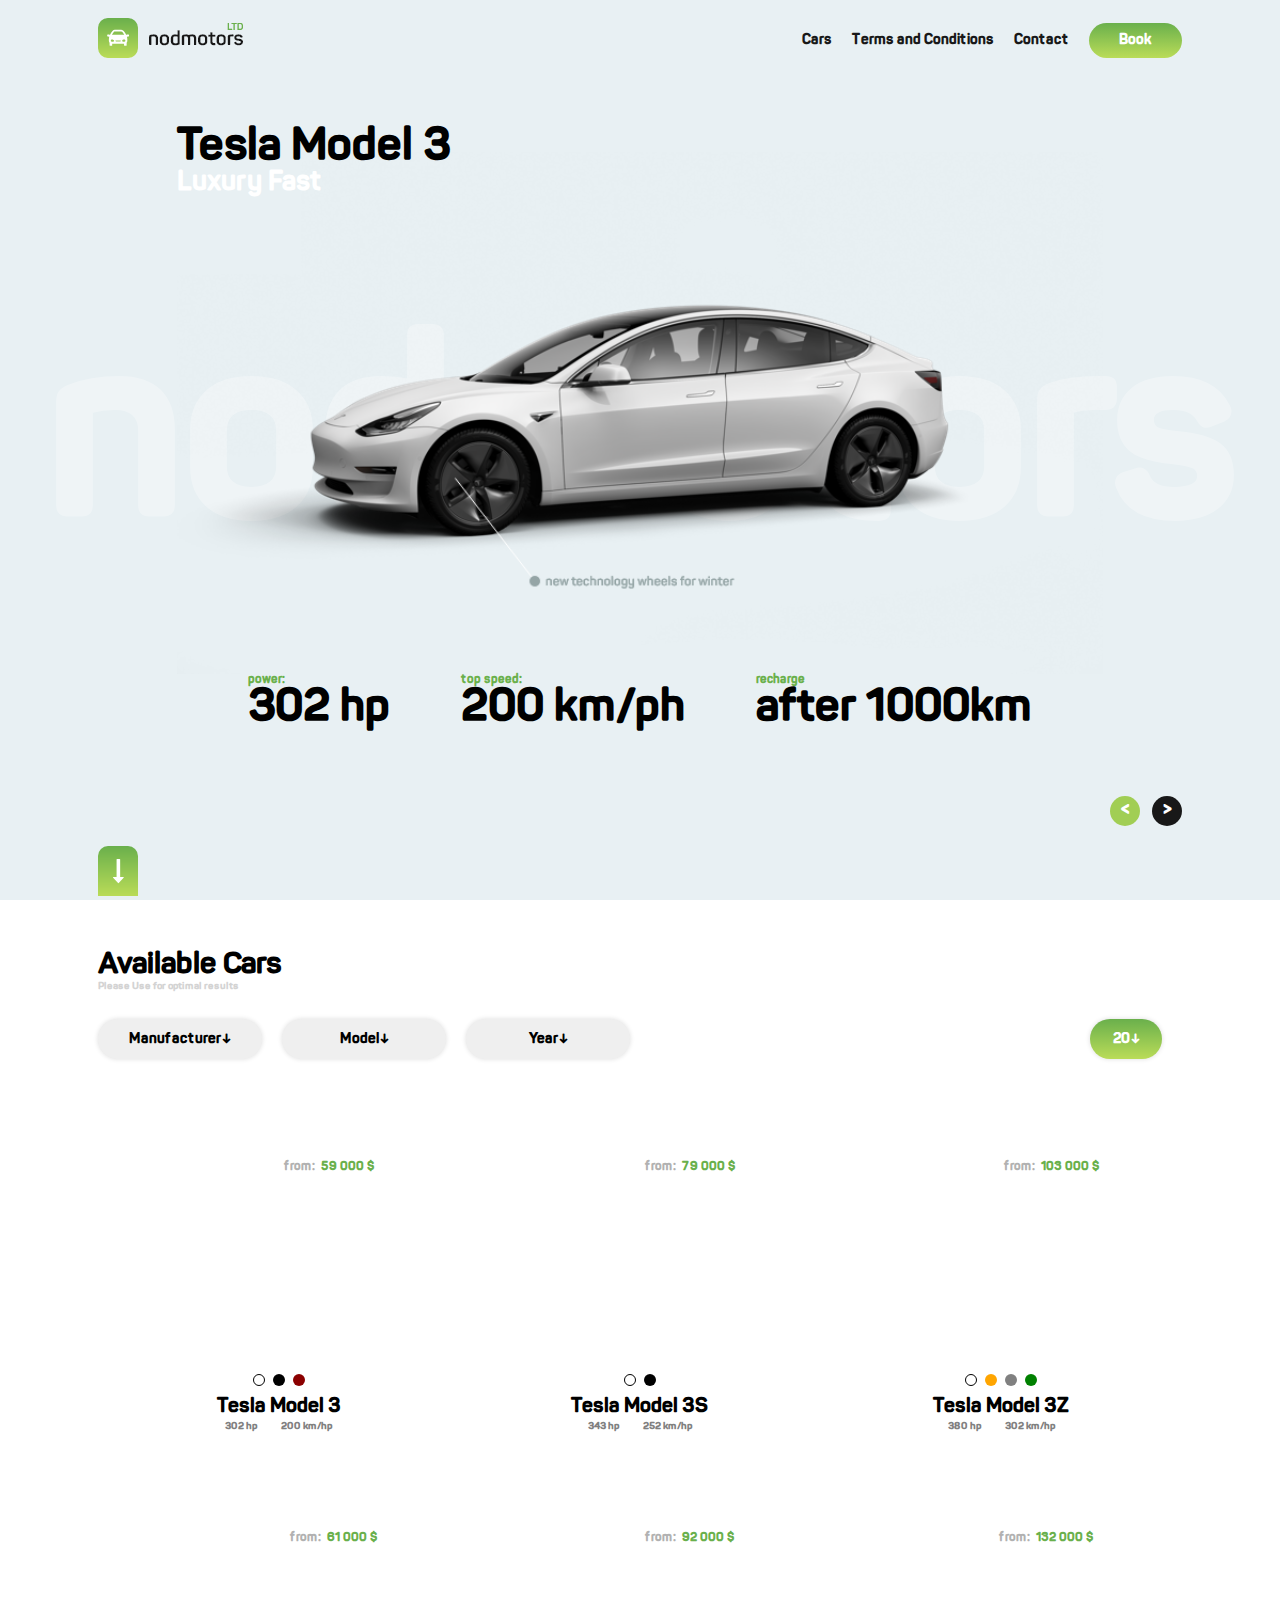
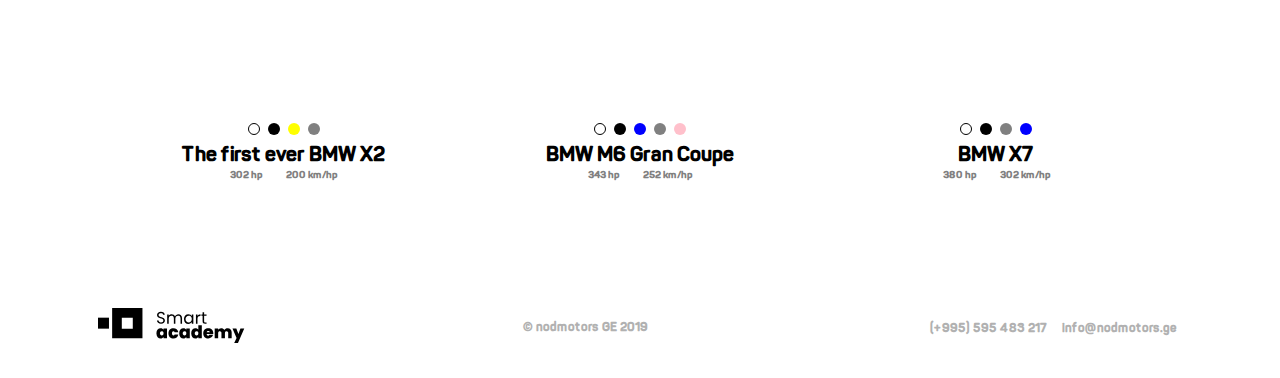
<file: index.html>
<!DOCTYPE html>
<html lang="en">
<head>
    <meta charset="UTF-8">
    <meta name="viewport" content="width=device-width, initial-scale=1.0">
    <meta http-equiv="X-UA-Compatible" content="ie=edge">
    <script src="https://code.jquery.com/jquery-3.4.1.min.js"></script>
    <link rel="stylesheet" href="assets/css/style.css">
    <title>Nod Motors</title>
</head>
<body>
    <header>
        <a href="index.html"><img class="logo" src="assets/media/img/logo.png" alt="Nod Motors logo" title="Nod Motors logo"></a>
        <nav id="menu" class="header_navigation">
            <ul id="header_ul" class="header_ul">
                <li><a href="index.html">Cars</a></li>
                <li><a href="terms.html">Terms and Conditions</a></li>
                <li><a href="contact.html">Contact</a></li>
                <li><a id="book" class="book" onclick="myFunction(this)" href="#">Book</a></li>
            </ul>
        </nav>
        <div class="burger" onclick="myFunction(this)">
            <span class="burger__item1"></span>
            <span class="burger__item2"></span>
            <span class="burger__item3"></span>
        </div>
    </header>
    <div id="contact_form" class="contact_form ">
        <form action="#!" method="post" class="message_info">
            <span onclick="contactHide()" id="hide" title="close">&times;</span>
            <h1>Booking Form</h1>
            <p class="message_info_title">Includes Michelin Pilot Sport 4S tires</p>
            <input class="bookForm" type="text" name="firstname" placeholder="Name">
            <p class="write"></p>
            <input class="bookForm" type="text" name="subject" placeholder="Subject">
            <p class="write"></p>
            <input class="bookForm" type="text" name="email" placeholder="Email">
            <p class="write"></p>
            <textarea cols="22" rows="6" placeholder="Message"></textarea>
            <a href="#" id="sendBtn" class="send">send</a>
        </form>
        <div id="myProgress">
            <div id="myBar">1%</div>
        </div>
        <div id="myModal" class="modal">
            <div class="modal-content">
                <span class="close">&times;</span>
                <img src="assets/media/img/check.icon.png" width="70px" height="70px" alt="check icon" title="check icon">
                <h2 class="thank">Thank you!</h2>
                <p>Your message has been sent successfully.</p>
            </div>
        </div>
    </div>
    <div class="hero">
        <section class="hero_content">
            <h1 class="hero_title">Tesla Model 3</h1>
            <p class="hero_title_p">Luxury Fast</p>
            <div class="main_pic_box"><a href="page2.html">
                <img class="main_pic" src="media/image/mainpic.png" alt="Tesla White" title="tesla white">
                <img class="main_pic" src="media/image/tesla3Gray.png" alt="Tesla Gray" title="tesla gray">
            </a></div>
            <ul class="hero_list">
                <li>
                    <p class="hero_li_p1">power:</p>
                    <p>302 hp</p>
                </li>
                <li>
                    <p class="hero_li_p1">top speed:</p>
                    <p>200 km/ph</p>
                </li>
                <li>
                    <p class="hero_li_p1">recharge</p>
                    <p>after 1000km</p>
                </li>
            </ul>
        </section>
        <div class="arrowBox"><span class="down" onclick="scrollDown()"></span> <span onclick="carChange(1)" class="hero_arrow"></span></div>
    </div>
    <section class="menu">
        <h1>Available Cars</h1>
        <p class="menu_h1_p" >Please Use for optimal results</p>
        <form class="select_car" action="#" method="GET">
            <div class="menu_select">
                <select id="selectBox" onchange="changeFunc()"  name="Manufacturer">
                    <option selected hidden value="Manufacturer">Manufacturer<span>&darr;</span></option></option> 
                    <option value="Tesla">Tesla</option>
                    <option value="Mercedes-Benz">Mercedes-Benz</option>
                    <option value="BMW">BMW</option>
                    <option value="Toyota">Toyota</option>
                    <option value="Hyundai">Hyundai</option>
                </select>
                <select name="Model">
                    <option selected hidden value="Model">Model<span>&darr;</span></option></option>
                    <option value="Tesla">Model-3</option>
                    <option value="Mercedes-Benz">C-class</option>
                    <option value="Bmw">3 series</option>
                    <option value="Toyota">Camry</option>
                    <option value="Hyundai">Sonata</option>
                </select>
                <select name="Year">
                        <option selected hidden value="Year">Year<span>&darr;</span></option>
                        <option value="2019">2019</option>
                        <option value="2018">2018</option>
                        <option value="2017">2017</option>
                        <option value="2016">2016</option>
                        <option value="2015">2015</option>
                </select>
            </div>
            <div>
                <select class="select_green"  name="20">
                    <option value="20">20<span>&darr;</span></option></option>
                    <option value="40">40</option>
                    <option value="60">60</option>
                </select>
            </div>
        </form>
            <ul class="cars">
                <li class="tesla">
                    <div>    
                        <span class="from_price">from:</span><span class="price">59 000 $</span>
                    </div>
                    <a href="page2.html"><img class="lazy" src="media/image/cover.jpeg" data-src="media/image/1.png" alt="Tesla" title="Tesla 3"></a>
                    <div class="colors">
                        <span class="white" ></span>
                        <span class="black"></span>
                        <span class="red"></span>
                    </div>
                    <h2>Tesla Model 3</h2>
                    <div>
                        <span class="cars_hp">302 hp</span>
                        <span class="cars_km">200 km/hp</span>
                    </div>
                </li>
                <li class="tesla">
                    <div>
                        <span class="from_price">from:</span><span class="price">79 000 $</span>
                    </div>
                    <a href="page2.html"><img class="lazy" src="media/image/cover.jpeg" data-src="media/image/2.png" alt="Tesla" title="Tesla 3S"></a>
                    <div class="colors">
                        <span class="white"></span>
                        <span class="black"></span>
                    </div>
                    <h2>Tesla Model 3S</h2>
                    <div>
                        <span class="cars_hp">343 hp</span>
                        <span class="cars_km">252 km/hp</span>
                    </div>
                </li>
                <li class="tesla">
                    <div>
                        <span class="from_price">from:</span><span class="price">103 000 $</span>
                    </div>
                    <a href="page2.html"><img class="lazy" src="media/image/cover.jpeg" data-src="media/image/3.png" alt="Tesla" title="Tesla 3Z"></a>
                    <div class="colors">
                        <span class="white"></span>
                        <span class="orange"></span>
                        <span class="gray"></span>
                        <span class="green"></span>
                    </div>
                    <h2>Tesla Model 3Z</h2>
                    <div>
                        <span class="cars_hp">380 hp</span>
                        <span class="cars_km">302 km/hp</span>
                    </div>
                </li>
                <li class="bmw">
                    <div>  
                        <span class="from_price">from:</span><span class="price">61 000 $</span>
                    </div>  
                    <a href="page2.html"><img class="lazy gold_bmw_price" src="media/image/cover.jpeg" data-src="media/image/4.png" alt="BMW" title="BMW X2"></a>
                    <div class="colors">
                        <span class="white"></span>
                        <span class="black"></span>
                        <span class="yellow"></span>
                        <span class="gray"></span>
                    </div>
                        <h2>The first ever BMW X2</h2>
                        <div>
                        <span class="cars_hp">302 hp</span>
                        <span class="cars_km">200 km/hp</span>
                    </div>
                </li>
                <li class="bmw">
                    <div>
                        <span class="from_price">from:</span><span class="price">92 000 $</span>
                    </div>
                    <a href="page2.html"><img class="lazy" src="media/image/cover.jpeg" data-src="media/image/5.png" alt="BMW" title="BMW M6"></a>
                    <div class="colors">
                        <span class="white"></span>
                        <span class="black"></span>
                        <span class="blue"></span>
                        <span class="gray"></span>
                        <span class="pink"></span>
                    </div>
                    <h2>BMW M6 Gran Coupe</h2>
                    <div>
                        <span class="cars_hp">343 hp</span>
                        <span class="cars_km">252 km/hp</span>
                    </div>
                </li>
                <li class="bmw">
                    <div>
                        <span class="from_price">from:</span><span class="price">132 000 $</span>
                    </div>
                    <a href="page2.html"><img class="lazy" src="media/image/cover.jpeg" data-src="media/image/6.png" alt="BMW" title="BMW X7"></a>
                    <div class="colors">
                        <span class="white"></span>
                        <span class="black"></span>
                        <span class="gray"></span>
                        <span class="blue"></span>
                    </div>
                    <h2>BMW X7</h2>
                    <div>
                        <span class="cars_hp">380 hp</span>
                        <span class="cars_km">302 km/hp</span>
                    </div>
                </li>
                <div id="noFound">No results found</div>
            </ul>
    </section>
    <footer>  
        <a href="https://smartweb.ge/" target="blank"><img src="assets/media/img/sa_logo.png" alt="Smart logo" title="Smart Logo"></a>
        <p>&#169; nodmotors GE 2019</p>
        <div class="contact">
            <a href="tel:+995-595-483-217">(+995) 595 483 217</a>
            <a href="mailto:contact@test.com">info@nodmotors.ge</a> 
        </div>
    </footer>
    <button id="back-to-top-btn" class="back-to-top-btn">
        <span class="icon-arrow-up"><img src="assets/media/img/whitearrow.png" alt="Up" title="Up"></span>
    </button>
    <script src="assets/js/main.js"></script>
</body>
</html>
</file>
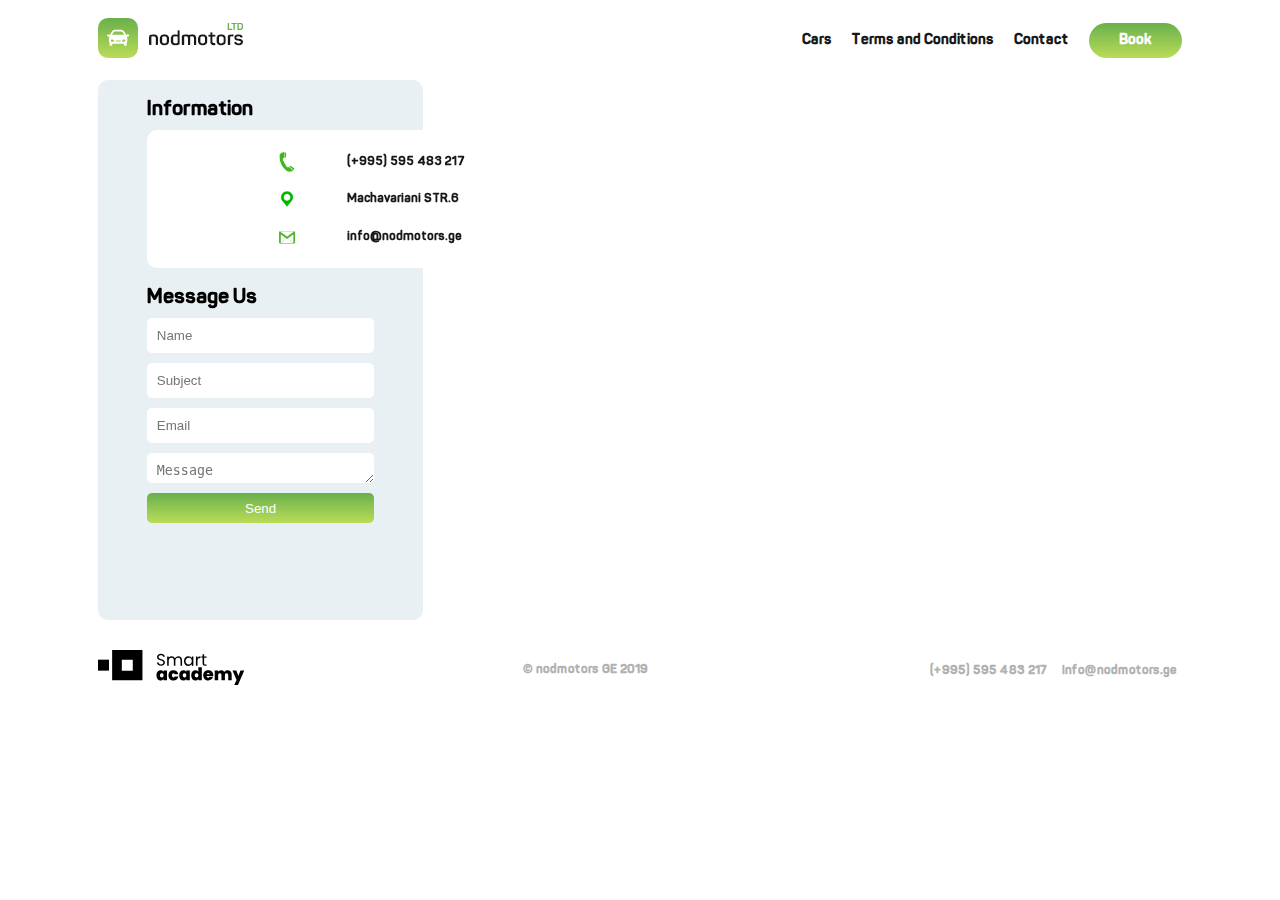
<file: contact.html>
<!DOCTYPE html>
<html lang="en">
<head>
    <meta charset="UTF-8">
    <meta name="viewport" content="width=device-width, initial-scale=1.0">
    <meta http-equiv="X-UA-Compatible" content="ie=edge">
    <script src="https://code.jquery.com/jquery-3.4.1.min.js"></script>
    <link rel="stylesheet" href="assets/css/style.css">
    <title>Nod Motors Terms and Conditions</title>
</head>
<body>
    <header>
        <a href="index.html"><img src="assets/media/img/logo.png" alt="Nod Motors logo" title="Nod Motors logo"></a>
        <nav id="menu" class="header_navigation">
            <ul id="header_ul" class="header_ul">
                <li><a href="index.html">Cars</a></li>
                <li><a href="terms.html">Terms and Conditions</a></li>
                <li><a href="contact.html">Contact</a></li>
                <li><a id="book" class="book" onclick="myFunction(this)" href="#">Book</a></li>
            </ul>
        </nav>
        <div class="burger" onclick="myFunction(this)">
                <span class="burger__item1"></span>
                <span class="burger__item2"></span>
                <span class="burger__item3"></span>
        </div>
    </header>
    <div id="contact_form" class="contact_form ">
            <form action="#!" method="post" class="message_info">
                    <span onclick="contactHide()" id="hide" title="close">&times;</span>
                    <h1>Booking Form</h1>
                    <p class="message_info_title">Includes Michelin Pilot Sport 4S tires</p>
                    <input  class="bookForm" type="text" name="firstname" placeholder="Name">
                    <p class="write"></p>
                    <input  class="bookForm" type="text" name="subject" placeholder="Subject">
                    <p class="write"></p>
                    <input  class="bookForm" type="text" name="email" placeholder="Email">
                    <p class="write"></p>
                    <textarea cols="22" rows="6" placeholder="Message"></textarea>
                    <a href="#" id="sendBtn" class="send">send</a>
                </form>
                <div id="myProgress">
                        <div id="myBar">1%</div>
                </div>
            <div id="myModal" class="modal">
                <div class="modal-content">
                    <span class="close">&times;</span>
                    <img src="assets/media/img/check.icon.png" width="70px" height="70px" alt="check icon" title="check icon">
                    <h2 class="thank">Thank you!</h2>
                    <p>Your message has been sent successfully.</p>
                </div>
            </div>
        </div>
        <div id="cntProgress">
            <div id="cntBar">1%</div>
        </div>
        <section class="page4_section1">
            <aside class="page4_aside1">
                <div class="page4_aside1_body">
                <h2>Information</h2>
                <div class="page4_contact_box">
                    <div class="page4_contact">
                    <a class="shake" class="page4_contact_a1" href="tel:+995-595-483-217"><img  src="assets/media/img/Phone2.png" alt="phone" title="phone">(+995) 595 483 217</a>
                    <a class="shake"   href="https://www.google.com/maps/place/6+%E1%83%9B%E1%83%A3%E1%83%AE%E1%83%A0%E1%83%90%E1%83%9C+%E1%83%9B%E1%83%90%E1%83%AD%E1%83%90%E1%83%95%E1%83%90%E1%83%A0%E1%83%98%E1%83%90%E1%83%9C%E1%83%98%E1%83%A1+%E1%83%A5%E1%83%A3%E1%83%A9%E1%83%90,+%E1%83%97%E1%83%91%E1%83%98%E1%83%9A%E1%83%98%E1%83%A1%E1%83%98/@41.7511133,44.7597976,17z/data=!3m1!4b1!4m5!3m4!1s0x404472610e30f8d7:0xd77fb8279c45687!8m2!3d41.7511093!4d44.7619863" target="blank"><img src="assets/media/img/location2.png" alt="location" title="location">Machavariani STR.6</a>
                    <a class="shake" href="mailto:contact@test.com"><img src="assets/media/img/email icon.png" alt="email" title="email">info@nodmotors.ge</a>
                </div>
                </div>
                <h2>Message Us</h2>
                <form action="#!" method="post" class="page4_form">
                        <input class="putForm" type="text" name="firstname" placeholder="Name">
                        <p class="wrong"></p>
                        <input class="putForm" type="text" name="subject" placeholder="Subject">
                        <p class="wrong"></p>
                        <input class="putForm" type="text" name="email" placeholder="Email">
                        <p class="wrong"></p>
                        <textarea cols="22" rows="6" placeholder="Message"></textarea>
                </form>
                <button onclick="cntcFunction()" class="page4_send"> Send </button>
            </div>
            </aside>
            <div class="page4_map"><iframe src="https://www.google.com/maps/embed?pb=!1m18!1m12!1m3!1d2974.7871574058536!2d44.76858851481154!3d41.78980047891538!2m3!1f0!2f0!3f0!3m2!1i1024!2i768!4f13.1!3m3!1m2!1s0x40446ddea1eacd23%3A0xb93e11e0a901833a!2z4YOX4YOU4YOS4YOU4YOi4YOQIOGDm-GDneGDouGDneGDoOGDoeGDmA!5e0!3m2!1ska!2sge!4v1557558597172!5m2!1ska!2sge" width="800" height="600" frameborder="0" style="border:0" allowfullscreen></iframe></div>
        </section>
    <footer>
        <a href="https://smartweb.ge/" target="blank"><img src="assets/media/img/sa_logo.png" alt="Smart logo" title="Smart Logo"></a>
        <p>&#169; nodmotors GE 2019</p>
        <div class="contact">
            <a href="tel:+995-595-483-217">(+995) 595 483 217</a>
            <a href="mailto:contact@test.com">info@nodmotors.ge</a> 
        </div>
    </footer>
    <button id="back-to-top-btn" class="back-to-top-btn">
        <span class="icon-arrow-up"><img src="assets/media/img/whitearrow.png" alt="Up" title="Up"></span>
    </button>
    <script src="assets/js/main.js"></script>
</body>
</html>
</file>
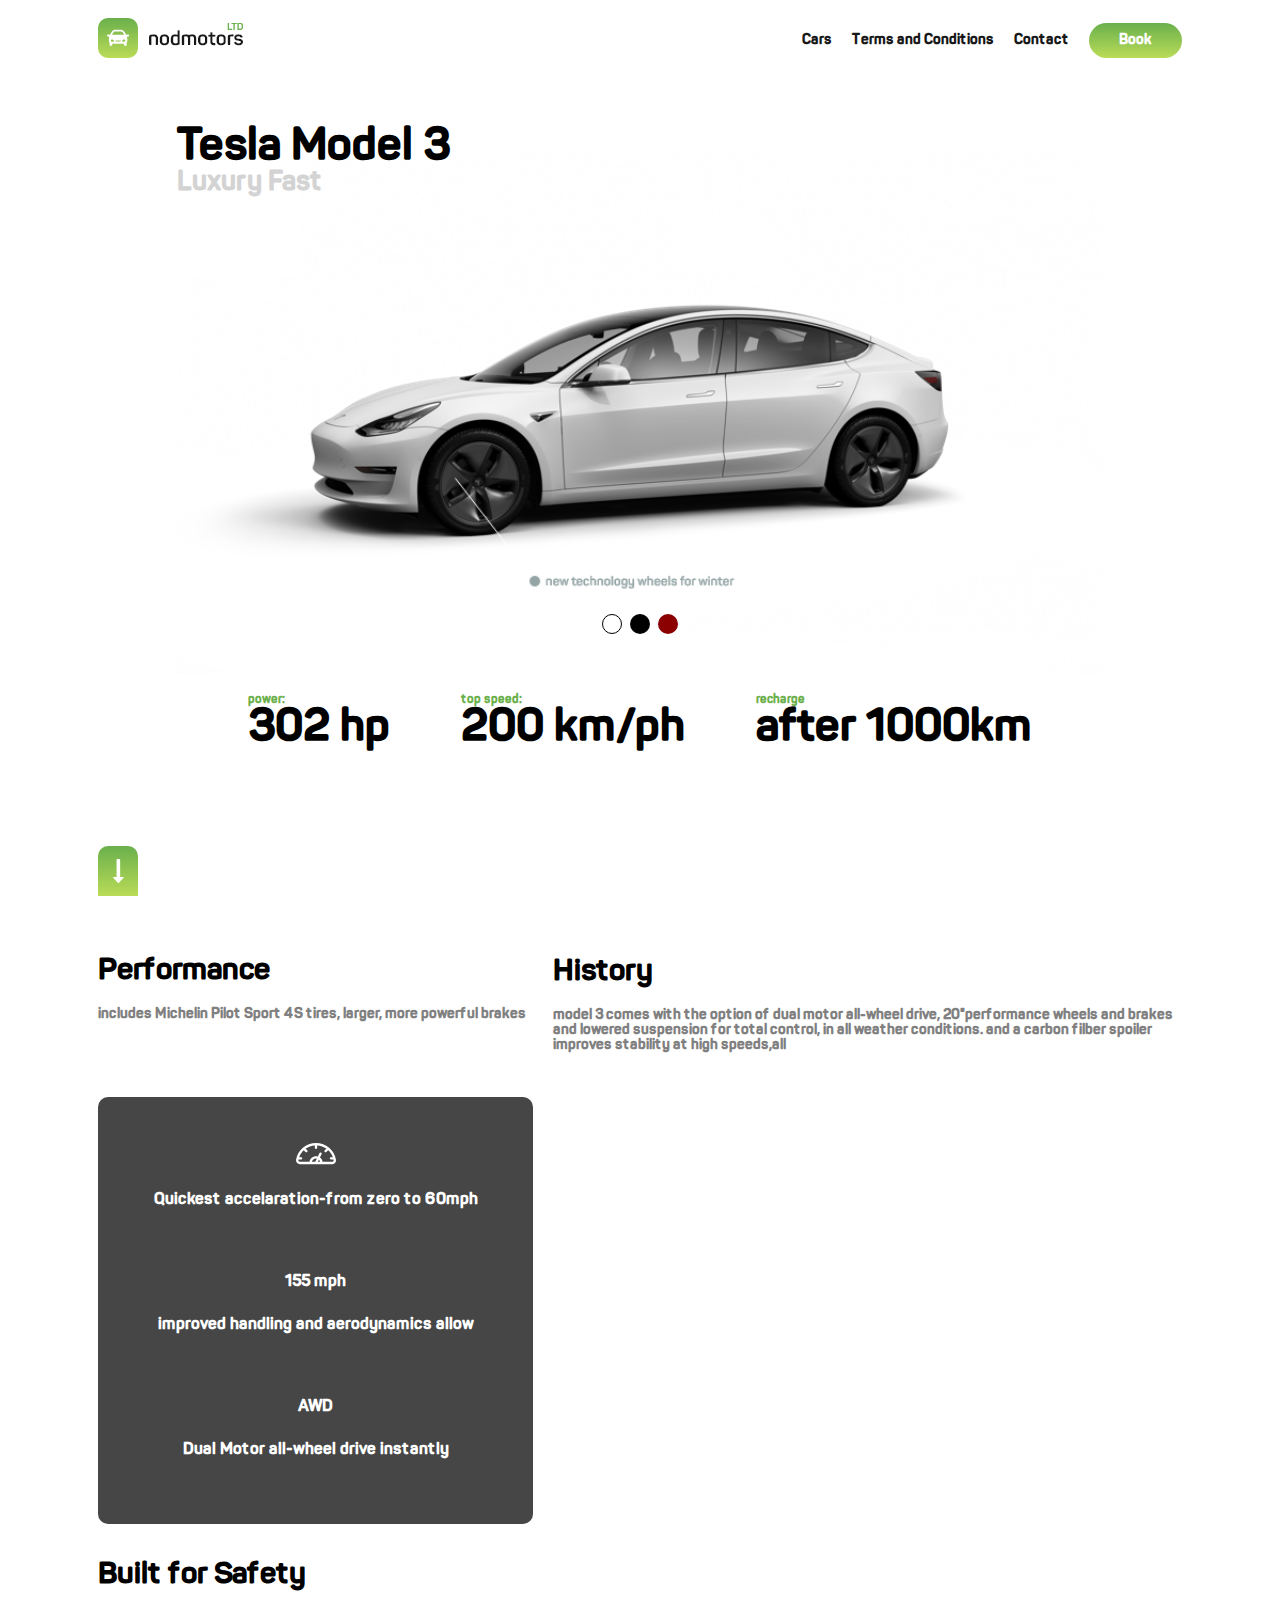
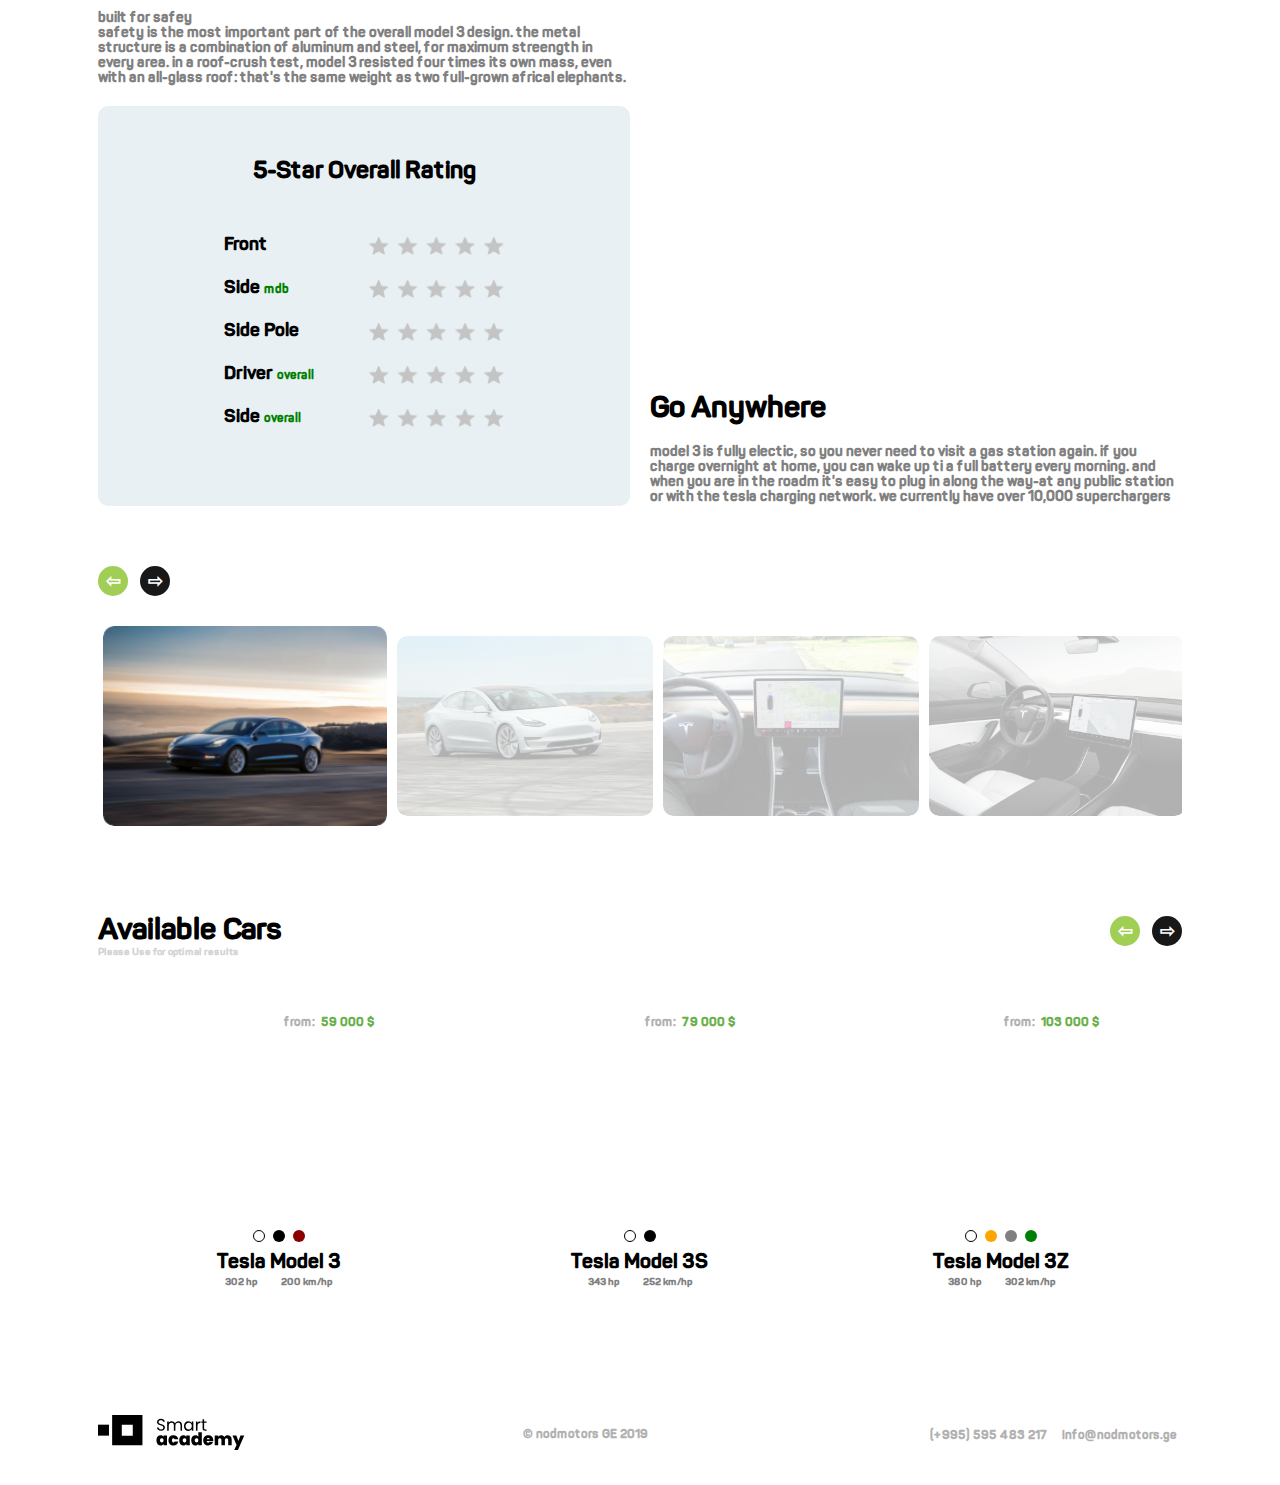
<file: page2.html>
<!DOCTYPE html>
<html lang="en">
<head>
    <meta charset="UTF-8">
    <meta name="viewport" content="width=device-width, initial-scale=1.0">
    <meta http-equiv="X-UA-Compatible" content="ie=edge">
    <link rel="stylesheet" href="assets/css/style.css">
    <script src="https://code.jquery.com/jquery-3.4.1.min.js"></script>
    <title>Nod Motors Page2 </title>
</head>
<body>
    <header>
        <a href="index.html"><img src="assets/media/img/logo.png" alt="Nod Motors logo" title="Nod Motors logo"></a>
        <nav id="menu" class="header_navigation">
            <ul id="header_ul" class="header_ul">
                <li><a href="index.html">Cars</a></li>
                <li><a href="terms.html">Terms and Conditions</a></li>
                <li><a href="contact.html">Contact</a></li>
                <li><a id="book" class="book" onclick="myFunction(this)" href="#">Book</a></li>
            </ul>
        </nav>
        <div class="burger" onclick="myFunction(this)">
            <span class="burger__item1"></span>
            <span class="burger__item2"></span>
            <span class="burger__item3"></span>
        </div>
    </header>
    <div id="contact_form" class="contact_form ">
            <form action="#!" method="post" class="message_info">
                    <span onclick="contactHide()" id="hide" title="close">&times;</span>
                    <h1>Booking Form</h1>
                    <p class="message_info_title">Includes Michelin Pilot Sport 4S tires</p>
                    <input  class="bookForm" type="text" name="firstname" placeholder="Name">
                    <p class="write"></p>
                    <input  class="bookForm" type="text" name="subject" placeholder="Subject">
                    <p class="write"></p>
                    <input class="bookForm" type="text" name="email" placeholder="Email">
                    <p class="write"></p>
                    <textarea cols="22" rows="6" placeholder="Message"></textarea>
                    <a href="#" id="sendBtn" class="send">send</a>
                </form>
                <div id="myProgress">
                    <div id="myBar">1%</div>
                </div>
        <div id="myModal" class="modal">
            <div class="modal-content">
                <span class="close">&times;</span>
                <img src="assets/media/img/check.icon.png" width="70px" height="70px" alt="check icon" title="check icon">
                <h2 class="thank">Thank you!</h2>
                <p>Your message has been sent successfully.</p>
            </div>
        </div>
    </div>
    <div class="hero2">
        <section class="hero_content">
            <h1 class="hero_title">Tesla Model 3</h1>
            <p class="hero_title_p page_2_hero_title_p">Luxury Fast</p>
            <div class="main_pic_box">
                <a href="page2.html">
                    <img id="whiteCar" class="main_pic " src="media/image/mainpic.png" alt="Tesla White" title="tesla white">
                    <img id="grayCar" class="main_pic " src="media/image/tesla3Gray.png" alt="Tesla Gray" title="tesla gray">
                </a>
                <div class='hero_colors'>
                    <span onclick="addWhite()"   class="hero_white"></span>
                    <span onclick="addGray()"    class="hero_black"></span>
                    <span class="hero_red"></span>
                </div>
            </div>
            <ul class="hero_list">
                <li>
                    <p class="hero_li_p1">power:</p>
                    <p>302 hp</p>
                </li>
                <li>
                    <p class="hero_li_p1">top speed:</p>
                    <p>200 km/ph</p>
                </li>
                <li>
                    <p class="hero_li_p1">recharge</p>
                    <p>after 1000km</p>
                </li>
            </ul>
        </section>
        <a class="down" href="#"></a>
    </div>
    <section class="page2_section1">
        <aside class="page2_aside1">
            <h1>Performance</h1>
            <p class="page2_aside1_p">includes Michelin Pilot Sport 4S tires, larger, more powerful brakes</p>
            <div class="page2_aside1_div">
                <img  class="lazy page2_aside_1_tesla" src="media/image/cover.jpeg" data-src="assets/media/img/pic_over.png" alt="Tesla"  title="Tesla"> 
                <img src="assets/media/img/speedometer.png" alt="speedometer"  title="Speedometer">
                <p class="page2_aside1_p2">Quickest accelaration-from zero to 60mph</p>
                <p>155 mph</p>
                <p class="page2_aside1_p2">improved handling and aerodynamics allow</p>
                <p>AWD</p>
                <p class="page2_aside1_p2">Dual Motor all-wheel drive instantly</p>
            </div>
        </aside>
        <article class="page2_article1">
            <h1>History</h1>
            <p>model 3 comes with the option of dual motor all-wheel drive, 20"performance wheels and brakes and lowered suspension for total control, in all weather conditions. and a carbon filber spoiler improves stability at high speeds,all</p>
            <img class="lazy" src="media/image/cover.jpeg" data-src="assets/media/img/tesla_road.png" alt="tesla_road" title="Tesla road">
        </article>
    </section>
    <section class="page_2_section_two">
        <article class="page2_article2">
            <h1>Built for Safety</h1>
            <p>built for safey <br> safety is the most important part of the overall model 3 design. the metal structure is a combination of aluminum and steel, for maximum streength in every area. in a roof-crush test, model 3 resisted four times its own mass, even with an all-glass roof: that's the same weight as two full-grown africal elephants. </p>
            <div class="page2_stars">
                <h2>5-Star Overall Rating</h2>
                <ul>
                    <li>
                        <span>Front</span>
                        <span><img src="assets/media/img/Stars.png" alt="stars" title="Stars"></span>
                    </li>
                    <li>
                        <span>Side <span class="stars_green_p">mdb</span></span>
                        <span><img src="assets/media/img/Stars.png" alt="stars" title="Stars"></span>
                    </li>
                    <li>
                        <span>Side Pole</span>
                        <span><img src="assets/media/img/Stars.png" alt="stars" title="Stars"></span>
                    </li>
                    <li>
                        <span>Driver <span class="stars_green_p">overall</span></span>
                        <span><img src="assets/media/img/Stars.png" alt="stars" title="Stars"></span>
                    </li>
                    <li>
                        <span>Side <span class="stars_green_p">overall</span></span>
                        <span><img src="assets/media/img/Stars.png" alt="stars" title="Stars"></span>
                    </li>
                </ul>
            </div>
        </article>
        <aside class="page2_aside_two">
            <img class="lazy" src="media/image/cover.jpeg" data-src="assets/media/img/map.png" alt="map" title="map">
            <h1>Go Anywhere</h1>
            <p>model 3 is fully electic, so you never need to visit a gas station again. if you charge overnight at home, you can wake up ti a full battery every morning. and when you are in the roadm it's easy to plug in along the way-at any public station or with the tesla charging network. we currently have over 10,000 superchargers</p>
        </aside>
    </section>
    <div class="arrow1"><span class="prev"> &#8678;</span> <span  class="next">&#8680;</span></div>
    <div class="sliderBox">
        <figure class="sliderContent">
            <!-- <img class="lazy active" src="media/image/cover.jpeg" data-src="assets/media/img/gallery_1.png" data-id="0" alt="tesla" title="Tesla">
            <img class="lazy" src="media/image/cover.jpeg" data-src="assets/media/img/gallery_2.png" data-id="1" alt="tesla" title="Tesla">
            <img class="lazy" src="media/image/cover.jpeg" data-src="assets/media/img/gallery_3.png" data-id="2" alt="tesla" title="Tesla">
            <img class="lazy" src="media/image/cover.jpeg" data-src="assets/media/img/gallery_4.png" data-id="3" alt="tesla" title="Tesla">
            <img class="lazy" src="media/image/cover.jpeg" data-src="assets/media/img/gallery_5.jpg" data-id="4" alt="tesla" title="Tesla">
            <img class="lazy" src="media/image/cover.jpeg" data-src="assets/media/img/gallery_1.png" data-id="5" alt="tesla" title="Tesla">
            <img class="lazy" src="media/image/cover.jpeg" data-src="assets/media/img/gallery_2.png" data-id="6" alt="tesla" title="Tesla">
            <img class="lazy" src="media/image/cover.jpeg" data-src="assets/media/img/gallery_3.png" data-id="7" alt="tesla" title="Tesla">
            <img class="lazy" src="media/image/cover.jpeg" data-src="assets/media/img/gallery_4.png" data-id="8" alt="tesla" title="Tesla">
            <img class="lazy" src="media/image/cover.jpeg" data-src="assets/media/img/gallery_5.jpg" data-id="9" alt="tesla" title="Tesla"> -->
        </figure>
    </div>
    <div class="arrow2"> <span onclick="appearTesla()" class="prev"> &#8678;</span> <span onclick="appearBMW()" class="next">&#8680;</span></div>
    <section class="menu">
        <h1>Available Cars</h1>
        <p class="page2_menu_h1_p" >Please Use for optimal results</p>
        <ul class="cars">
                <!-- start slider mobile version  -->
                <li id="teslaHide1" class="tesla sliderCar">
                        <div>    
                            <span class="from_price">from:</span><span class="price">59 000 $</span>
                        </div>
                        <a href="page2.html"><img class="lazy" src="media/image/cover.jpeg" data-src="media/image/1.png" alt="Tesla" title="Tesla 3"></a>
                        <div class="colors">
                            <span class="white" ></span>
                            <span class="black"></span>
                            <span class="red"></span>
                        </div>
                        <h2>Tesla Model 3</h2>
                        <div>
                           <span class="cars_hp">302 hp</span>
                           <span class="cars_km">200 km/hp</span>
                        </div>
                    </li>
                <li class="tesla sliderCar">
                    <div>
                        <span class="from_price">from:</span><span class="price">79 000 $</span>
                    </div>
                        <a href="page2.html"><img class="lazy" src="media/image/cover.jpeg" data-src="media/image/2.png" alt="Tesla" title="Tesla 3S"></a>
                        <div class="colors">
                            <span class="white"></span>
                            <span class="black"></span>
                    </div>
                        <h2>Tesla Model 3S</h2>
                    <div>
                        <span class="cars_hp">343 hp</span>
                        <span class="cars_km">252 km/hp</span>
                    </div>
                </li>
                <li class="tesla sliderCar">
                    <div>
                        <span class="from_price">from:</span><span class="price">103 000 $</span>
                    </div>
                        <a href="page2.html"><img class="lazy" src="media/image/cover.jpeg" data-src="media/image/3.png" alt="Tesla" title="Tesla 3Z"></a>
                        <div class="colors">
                            <span class="white"></span>
                            <span class="orange"></span>
                            <span class="gray"></span>
                            <span class="green"></span>
                        </div>
                        <h2>Tesla Model 3Z</h2>
                    <div>
                        <span class="cars_hp">380 hp</span>
                        <span class="cars_km">302 km/hp</span>
                    </div>
                </li>
                <li class="bmw sliderCar">
                    <div>  
                        <span class="from_price">from:</span><span class="price">61 000 $</span>
                    </div>  
                    <a href="page2.html"><img class="lazy gold_bmw_price" src="media/image/cover.jpeg" data-src="media/image/4.png" alt="BMW" title="BMW X2"></a>
                    <div class="colors">
                        <span class="white"></span>
                        <span class="black"></span>
                        <span class="yellow"></span>
                        <span class="gray"></span>
                    </div>
                        <h2>The first ever BMW X2</h2>
                        <div>
                        <span class="cars_hp">302 hp</span>
                        <span class="cars_km">200 km/hp</span>
                    </div>
                </li>
                <li class="bmw sliderCar ">
                    <div>
                        <span class="from_price">from:</span><span class="price">92 000 $</span>
                    </div>
                    <a href="page2.html"><img class="lazy" src="media/image/cover.jpeg" data-src="media/image/5.png" alt="BMW" title="BMW M6"></a>
                    <div class="colors">
                        <span class="white"></span>
                        <span class="black"></span>
                        <span class="blue"></span>
                        <span class="gray"></span>
                        <span class="pink"></span>
                    </div>
                    <h2>BMW M6 Gran Coupe</h2>
                    <div>
                        <span class="cars_hp">343 hp</span>
                        <span class="cars_km">252 km/hp</span>
                    </div>
                </li>
                <li class="bmw sliderCar">
                    <div>
                        <span class="from_price">from:</span><span class="price">132 000 $</span>
                    </div>
                    <a href="page2.html"><img class="lazy" src="media/image/cover.jpeg" data-src="media/image/6.png" alt="BMW" title="BMW X7"></a>
                    <div class="colors">
                        <span class="white"></span>
                        <span class="black"></span>
                        <span class="gray"></span>
                        <span class="blue"></span>
                    </div>
                    <h2>BMW X7</h2>
                    <div>
                        <span class="cars_hp">380 hp</span>
                        <span class="cars_km">302 km/hp</span>
                    </div>
                </li>
                <div class="arrow3"><span onclick="changeImage(-1)" class="prev"> &#8678;</span> <span onclick="changeImage(1)" class="next">&#8680;</span></div>
                <!-- end slider mobile version  -->

                <li id="teslaHide2" class="tesla tesla_hide ">
                    <div>
                        <span class="from_price">from:</span><span class="price">79 000 $</span>
                    </div>
                        <a href="page2.html"><img class="lazy" src="media/image/cover.jpeg" data-src="media/image/2.png" alt="Tesla" title="Tesla 3S"></a>
                        <div class="colors">
                            <span class="white"></span>
                            <span class="black"></span>
                    </div>
                        <h2>Tesla Model 3S</h2>
                    <div>
                        <span class="cars_hp">343 hp</span>
                        <span class="cars_km">252 km/hp</span>
                    </div>
                </li>
                <li id="teslaHide3" class="tesla tesla_hide1 ">
                    <div>
                        <span class="from_price">from:</span><span class="price">103 000 $</span>
                    </div>
                        <a href="page2.html"><img class="lazy" src="media/image/cover.jpeg" data-src="media/image/3.png" alt="Tesla" title="Tesla 3Z"></a>
                        <div class="colors">
                            <span class="white"></span>
                            <span class="orange"></span>
                            <span class="gray"></span>
                            <span class="green"></span>
                        </div>
                        <h2>Tesla Model 3Z</h2>
                    <div>
                        <span class="cars_hp">380 hp</span>
                        <span class="cars_km">302 km/hp</span>
                    </div>
                </li>
                <li id="bmwHide1" class="bmw ">
                    <div>  
                        <span class="from_price">from:</span><span class="price">61 000 $</span>
                    </div>  
                    <a href="page2.html"><img class="lazy gold_bmw_price" src="media/image/cover.jpeg" data-src="media/image/4.png" alt="BMW" title="BMW X2"></a>
                    <div class="colors">
                        <span class="white"></span>
                        <span class="black"></span>
                        <span class="yellow"></span>
                        <span class="gray"></span>
                    </div>
                        <h2>The first ever BMW X2</h2>
                        <div>
                        <span class="cars_hp">302 hp</span>
                        <span class="cars_km">200 km/hp</span>
                    </div>
                </li>
                <li id="bmwHide2" class="bmw  ">
                    <div>
                        <span class="from_price">from:</span><span class="price">92 000 $</span>
                    </div>
                    <a href="page2.html"><img class="lazy" src="media/image/cover.jpeg" data-src="media/image/5.png" alt="BMW" title="BMW M6"></a>
                    <div class="colors">
                        <span class="white"></span>
                        <span class="black"></span>
                        <span class="blue"></span>
                        <span class="gray"></span>
                        <span class="pink"></span>
                    </div>
                    <h2>BMW M6 Gran Coupe</h2>
                    <div>
                        <span class="cars_hp">343 hp</span>
                        <span class="cars_km">252 km/hp</span>
                    </div>
                </li>
                <li id="bmwHide3" class="bmw ">
                    <div>
                        <span class="from_price">from:</span><span class="price">132 000 $</span>
                    </div>
                    <a href="page2.html"><img class="lazy" src="media/image/cover.jpeg" data-src="media/image/6.png" alt="BMW" title="BMW X7"></a>
                    <div class="colors">
                        <span class="white"></span>
                        <span class="black"></span>
                        <span class="gray"></span>
                        <span class="blue"></span>
                    </div>
                    <h2>BMW X7</h2>
                    <div>
                        <span class="cars_hp">380 hp</span>
                        <span class="cars_km">302 km/hp</span>
                    </div>
                </li>

            </ul>
    </section>
    <footer>
            <a href="https://smartweb.ge/" target="blank"><img src="assets/media/img/sa_logo.png" alt="Smart logo" title="Smart Logo"></a>
            <p>© nodmotors GE 2019</p>
            <div class="contact">
                <a href="tel:+995-595-483-217">(+995) 595 483 217</a>
                <a href="mailto:contact@test.com">info@nodmotors.ge</a> 
            </div>
    </footer>
    <button id="back-to-top-btn" class="back-to-top-btn">
        <span class="icon-arrow-up"><img src="assets/media/img/whitearrow.png" alt="Up" title="Up"></span>
    </button>
    <script src="assets/js/main.js"></script>
</body>
</html>
</file>
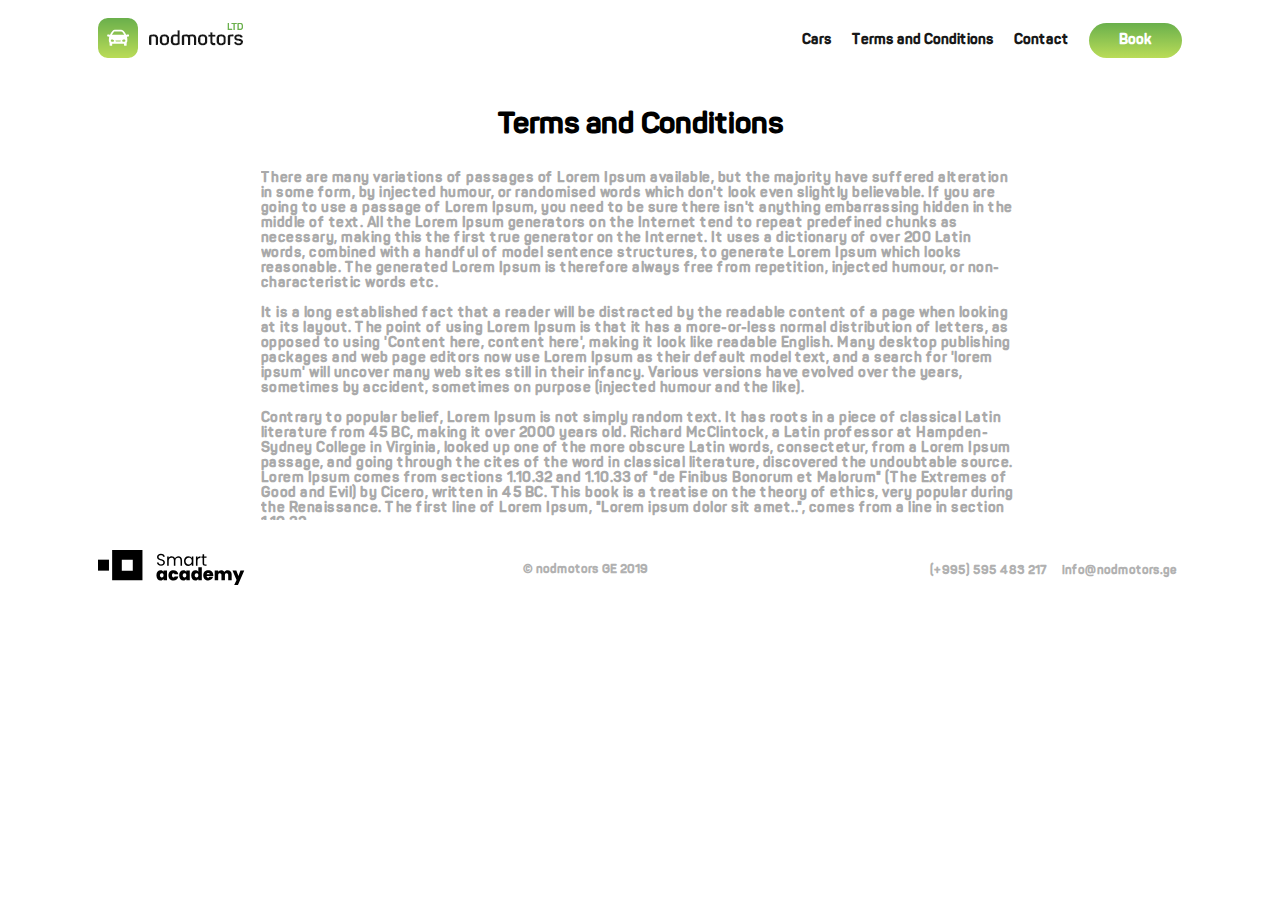
<file: terms.html>
<!DOCTYPE html>
<html lang="en">
<head>
    <meta charset="UTF-8">
    <meta name="viewport" content="width=device-width, initial-scale=1.0">
    <meta http-equiv="X-UA-Compatible" content="ie=edge">
    <script src="https://code.jquery.com/jquery-3.4.1.min.js"></script>
    <link rel="stylesheet" href="assets/css/style.css">
    <title>Nod Motors Terms and Conditions</title>
</head>
<body>
    <header>
        <a href="index.html"><img src="assets/media/img/logo.png" alt="Nod Motors logo" title="Nod Motors logo"></a>
        <nav id="menu" class="header_navigation">
            <ul id="header_ul" class="header_ul">
                <li><a href="index.html">Cars</a></li>
                <li><a href="terms.html">Terms and Conditions</a></li>
                <li><a href="contact.html">Contact</a></li>
                <li><a id="book" class="book" onclick="myFunction(this)" href="#">Book</a></li>
            </ul>
        </nav>
        <div class="burger" onclick="myFunction(this)">
                <span class="burger__item1"></span>
                <span class="burger__item2"></span>
                <span class="burger__item3"></span>
        </div>
    </header>
    <div id="contact_form" class="contact_form ">
            <form action="#!" method="post" class="message_info">
                    <span onclick="contactHide()" id="hide" title="close">&times;</span>
                    <h1>Booking Form</h1>
                    <p class="message_info_title">Includes Michelin Pilot Sport 4S tires</p>
                    <input  class="bookForm" type="text" name="firstname" placeholder="Name">
                    <p class="write"></p>
                    <input  class="bookForm" type="text" name="subject" placeholder="Subject">
                    <p class="write"></p>
                    <input  class="bookForm" type="text" name="email" placeholder="Email">
                    <p class="write"></p>
                    <textarea cols="22" rows="6" placeholder="Message"></textarea>
                    <a href="#" id="sendBtn" class="send">send</a>
                </form>
                <div id="myProgress">
                    <div id="myBar">1%</div>
                </div>
            <div id="myModal" class="modal">
                <div class="modal-content">
                    <span class="close">&times;</span>
                    <img src="assets/media/img/check.icon.png" width="70px" height="70px" alt="check icon" title="check icon">
                    <h2 class="thank">Thank you!</h2>
                    <p>Your message has been
                    sent successfully.</p>
                </div>
            </div>
        </div>
        <article class="page3_article">
            <h1>Terms and Conditions</h1>
            <div class="page3_box">
                <p>There are many variations of passages of Lorem Ipsum available, but the majority have suffered alteration in some form, by injected humour, or randomised words which don't look even slightly believable. If you are going to use a passage of Lorem Ipsum, you need to be sure there isn't anything embarrassing hidden in the middle of text. All the Lorem Ipsum generators on the Internet tend to repeat predefined chunks as necessary, making this the first true generator on the Internet. It uses a dictionary of over 200 Latin words, combined with a handful of model sentence structures, to generate Lorem Ipsum which looks reasonable. The generated Lorem Ipsum is therefore always free from repetition, injected humour, or non-characteristic words etc. <br> <br>
                   It is a long established fact that a reader will be distracted by the readable content of a page when looking at its layout. The point of using Lorem Ipsum is that it has a more-or-less normal distribution of letters, as opposed to using 'Content here, content here', making it look like readable English. Many desktop publishing packages and web page editors now use Lorem Ipsum as their default model text, and a search for 'lorem ipsum' will uncover many web sites still in their infancy. Various versions have evolved over the years, sometimes by accident, sometimes on purpose (injected humour and the like). <br> <br>
                   Contrary to popular belief, Lorem Ipsum is not simply random text. It has roots in a piece of classical Latin literature from 45 BC, making it over 2000 years old. Richard McClintock, a Latin professor at Hampden-Sydney College in Virginia, looked up one of the more obscure Latin words, consectetur, from a Lorem Ipsum passage, and going through the cites of the word in classical literature, discovered the undoubtable source. Lorem Ipsum comes from sections 1.10.32 and 1.10.33 of "de Finibus Bonorum et Malorum" (The Extremes of Good and Evil) by Cicero, written in 45 BC. This book is a treatise on the theory of ethics, very popular during the Renaissance. The first line of Lorem Ipsum, "Lorem ipsum dolor sit amet..", comes from a line in section 1.10.32. 
                </p>
            </div>
        </article>
    <footer>
        <a href="https://smartweb.ge/" target="blank"><img src="assets/media/img/sa_logo.png" alt="Smart logo" title="Smart Logo"></a>
        <p>&#169; nodmotors GE 2019</p>
        <div class="contact">
            <a href="tel:+995-595-483-217">(+995) 595 483 217</a>
            <a href="mailto:contact@test.com">info@nodmotors.ge</a> 
        </div>
    </footer>
    <button id="back-to-top-btn" class="back-to-top-btn">
        <span class="icon-arrow-up"><img src="assets/media/img/whitearrow.png" alt="Up" title="Up"></span>
    </button>
    <script src="assets/js/main.js"></script>
</body>
</html>
</file>
<file: assets/css/style.css>
@font-face {
    font-family: panton;
    src: url(../fonts/pantonmtav3-bold.ttf);
}
@keyframes fadeIn {
    0% {
        transform: scale(2);
        opacity: 0;
    }
    100% {
        transform: scale(1);
        opacity: 1;
    }
}
@keyframes fadeUp {
0% {
    transform: translateY(4rem);
    opacity: 0;
}
100% {
    transform: translateY(0);
    opacity: 1;
}
}
@-webkit-keyframes fade {
    from { opacity: .4} 
    to {opacity: 1}
  }
  
@keyframes fade {
    from {opacity: .4} 
    to {opacity: 1}
}
@keyframes shake {
    10%, 90% {
      transform: translate3d(-1px, 0, 0);
    }
    
    20%, 80% {
      transform: translate3d(2px, 0, 0);
    }
  
    30%, 50%, 70% {
      transform: translate3d(-4px, 0, 0);
    }
  
    40%, 60% {
      transform: translate3d(4px, 0, 0);
    }
}
* {
    margin: 0;
    padding: 0;
    text-decoration: none;
    list-style: none;
    box-sizing: border-box;
}
body {
    max-width: 1084px;
    margin: 0 auto;
    /* overflow-x: hidden; */
    font-family: panton;
    font-weight: bold;
}
header {
    display: flex;
    justify-content: space-between;
    align-items: center;
    height: 80px;
    position: relative;
    z-index: 8;
}
.header_ul {
    display: flex;
    justify-content: space-between;
    width: 380px;
    position: relative;
    z-index: 6;
}
header a img{
    position: relative;
    z-index: 5;
}
.book {
    border-radius: 30px;
    padding: 10px 30px;
    color: #FFF;
    background-image: linear-gradient(#6AB04C,#BADC58);
    transition: 0.3s ease;
}
.book:hover {
    color: #fff;
    transition: 0.3s ease;
    font-size: 16px;
}
a {
    color: #181818;
    font-family: panton; 
    font-size: 14px;
    font-weight: bold;
}
a:hover {
    color: #A1CE54;
}
.burger  {
    width: 40px;
    height: 40px;
    background-image: linear-gradient(#6AB04C,#BADC58);
    border-radius: 10px;
    flex-direction: column;
    justify-content: center;
    align-items: center;
}
.burger__item1, .burger__item2, .burger__item3 {
    width: 20px;
    height: 3.33px;
    background: #fff;
    border-radius: 10px;
    transition: 0.4s ease;
}
.burger__item2 {
    margin-top: 4px;
    margin-bottom: 4px;
}
.change .burger__item1 {
    -webkit-transform: rotate(-45deg) translate(-9px, 6px);
    transform: rotate(-45deg) translate(-5px, 5px);
}
.change .burger__item2 {opacity: 0;}

.change .burger__item3 {
    -webkit-transform: rotate(45deg) translate(-8px, -8px);
    transform: rotate(45deg) translate(-6px, -6px);
}
.contact_form {
    display: none;
    position: absolute;
    width: 100%;
    height: 150vh;
    background: #FFF;
    opacity: 0.95;
    left: 0;
    top: 0;
    z-index: 7777;
}
.contact_form.opencontact {
    display: block;
    position: absolute;
    width: 100%;
    height: 150vh;
    background: #FFF;
    opacity: 0.95;
    left: 0;
    top: 0;
    z-index: 7777;
}
#hide {
    position: relative;
    bottom: 30px;
    left: 100px;
    font-size: 50px;
    cursor: pointer;
}
.message_info {
    display: flex;
    flex-direction: column;
    align-items: center;
    position: absolute;
    top: 50px;
    width: 100%;
    height: 100vh;
    z-index: 3;
    animation: fadeIn .5s forwards;
}
.message_info h1 {
    font-size: 30px;
    margin-bottom: 20px;
}
.message_info_title {
    font-size: 14px;
    color: #aaa;
    margin-bottom: 40px;
}
.message_info input, textarea {
    width: 216px;
    height: 30px;
    padding-left: 5px;
    border-radius: 5px;
    background: #E8F0F3;
    outline: none;
}
.write, .wrong {
    margin-bottom: 10px;
    font-size: 12px;
    color: red;
}
.message_info textarea {
    height: 60px;
}
.send {
    width: 216px;
    height: 30px;
    background: linear-gradient(#6AB04C,#BADC58);
    border-radius: 5px;
    color: #FFF;
    display: flex;
    align-items: center;
    justify-content: center;
    margin-top: 20px;
    cursor: pointer;
}
.send:hover {
    color: #fff;
    font-size: 16px;
}
.modal {
    display: none;
    position: relative;
    background: #fff;
    height: 200vh;
    width: 100%;
}
.close {
    font-size: 40px;
    cursor: pointer;
    color: #181818;
    position: relative;
    bottom: 50px;
    left: 100px;
}
.modal-content {
    display: flex;
	flex-direction: column;
	align-items: center;
	justify-content: center;
	background-color: #fff;
    width: 100%;
    height: 100vh;
    position: absolute;
    z-index: 3;
    animation: fadeIn .5s forwards;
}
.modal-content h1, .modal-content p {
    text-align: center;
    width: 174px;
}
#myProgress, #cntProgress {
    width: 70%;
    height: 100vh;
    position: absolute;
    display: none;
    z-index: 99999;
  }
  #myBar,#cntBar {
    background: linear-gradient(#6AB04C,#BADC58);
    width: 1px;
    height: 30px;
    text-align: center;
    line-height: 30px;
    position: absolute;
    top: 50%;
    z-index: 999999;
    color: #fff;
    border-radius: 10px;
    left: 20%;
  }
  #cntBar {
    left: 8%;
  }
  #cntProgress::before, #myProgress::before {
      content: '';
      background: #fff;
      position: absolute;
      left: 0;
      top: 0;
      width: 100vw;
      height: 100vh;
      z-index: 88888;
      opacity: 0.9;
  }
.main_pic {
    height: 58vmin; 
    width: 100%;
    object-fit: cover; 
    animation: fade 1.5s forwards;
}
.main_pic {
    display: none;
}
.hero {
    display: flex;
    flex-direction: column;
    align-items: center;
    height: calc(100vh - 80px);
}
.hero::before {
    content: '';
    background: #E8F0F3;
    position: absolute;
    height: 100vh;
    width: 100%; 
    top:0;
    z-index: -1;
}
.hero_title, .hero_title_p {  
    position: relative;
    top: 65px; 
}
.hero_title_p {
    font-size: 3vmin;
    color: #fff;
}
.hero_content::before {
    content: 'nodmotors';
    width: 100%;
    height: 100vh;
    position: absolute;
    left: 0;
    top: 0;
    z-index: -1;
    display: flex;
    justify-content: center;
    align-items: center;
    text-align: center;
    color: white;
    font-size: 250px;
    opacity: 0.3;
}
.hero_list {
    display:flex;
    flex-direction: row;
    justify-content: space-evenly;
}
.hero_li_p1 {
    font-size: 12px;
    color: #6AB04C;
}
.hero_arrow {
    display: flex;
    flex-direction: row;
    justify-content: flex-end;
    width: 100%;
    position: relative;
    bottom: 65px;
    cursor: pointer;
}
.hero_arrow::after {
    content: '>';
    background: #181818;
    border-radius: 30px;
    color: #fff;
    width: 30px;
    height: 30px;
    font-size: 18px;
    display: flex;
    justify-content: center;
    align-items: center;
}
.hero_arrow::before {
    content: '<';
    background: #A1CE54;
    border-radius: 30px;
    margin-right: 12px;
    color: #fff;
    width: 30px;
    height: 30px;
    font-size: 18px;
    display: flex;
    justify-content: center;
    align-items: center;
}
.arrowBox {
    display: flex;
    justify-content: space-between;
    width: 100%;
}
.down{
    display: flex;
    justify-content: flex-start;
    width: 100%; 
    cursor: pointer;
}
.down::before {
    content: url(../media/img/scroll_down.png);
}
.menu {
    margin-top: 50px;
    display:flex;
    flex-direction:column;
}
.menu h1 {
    font-size: 30px;
}
.menu_h1_p {
    margin-bottom: 27px;
    font-size: 10px;
    color: lightgray;
}
select {
    text-align-last: center;
    font-size: 14px;
    font-family: panton;
    font-weight: bold;
    border: none;
    border-radius: 30px;
    box-shadow: 0px 0px 5px rgb(221, 221, 221);
    padding: 10px;
    height: 40px;
    outline: none;
    transition: 0.3s ease;
    -webkit-appearance:none;
}
.select_green {
    background-image: linear-gradient(#6AB04C,#BADC58);
    color: #fff;
    background-color: #A1CE54;
}
select:hover {
    border-bottom-left-radius: 2px;
    border-bottom-right-radius: 2px;
    transition: 0.3s ease;
}
.select_car {
    margin-bottom: 99px;
}
.cars {
    display:flex;
    flex-wrap: wrap;
    align-items: center;
    justify-content: space-evenly;
    text-align: center; 
}
.colors {
    display:flex; 
    justify-content: center;
    margin-bottom: 11px;
}
.green, .black, .red, .white, .gray, .yellow, .blue, .orange, .pink{
    width: 12px;
    height: 12px;
    border-radius: 20px;
    margin: 0 4px; 
}
.red {
    background: darkred;
}
.black {
    background: black;
}
.green {
    background: green;
}
.orange {
    background: orange;
}
.pink {
    background: pink;
}
.blue {
    background: blue;
}
.gray {
    background: gray;
}
.yellow {
    background: yellow;
}
.white {
    border: 1px solid;
    box-sizing: border-box;
}
.tesla  {
    display: flex;
    flex-direction: column;
    align-items: center;
    justify-content: center;
    animation: fade 1.5s forwards;

}
.tesla img {
    height: 196px;
    max-width: 348px;
}
.bmw {
    display: flex;
    flex-direction: column;
    animation: fade 1.5s forwards;

}
.bmw img {
    height: 144px;
    max-width: 256px;
    margin-bottom: 30px;
}
.from_price, .price {
    font-size: 12px;
    padding: 3px;
    position: relative;
    left: 50px;
}
.from_price {
    color: rgb(177, 177, 177);
}
.price {
    color: #6AB04C;
}
.cars h2 {
    font-size: 20px;
}
.cars_hp, .cars_km {
    font-size: 10px;
    color: gray;
    padding: 10px;
}
#noFound {
    font-size: 15vmin;
    display: none;
    color: rgba(224, 24, 24, 0.664);
    font-weight: normal;
    margin-bottom: 50px;
}
footer p {
    color: rgb(177, 177, 177);
    font-size: 12px;
}
.contact a {
    color: rgb(177, 177, 177);
    font-size: 12px;
    padding: 5px;
}
.contact a:hover {
    color: #6AB04C;
}
.back-to-top-btn {
    display: none;
    position: fixed;
    bottom: 20px;
    right: 10px;
    width: 50px;
    height: 50px;
    background: linear-gradient(#6AB04C,#BADC58);
    cursor: pointer;
    outline: none;
    border: none; 
    border-radius: 50%;
    opacity: 0.8;
  }
  .back-to-top-btn:hover {
    width: 53px;
    height: 53px;
  }
  .icon-arrow-up img {
    width: 30px;
    height: 30px;
  }

/* --------- PAGE 2 ----------- */

.hero_colors {
    display: flex;
    justify-content: center;
    position: relative;
    bottom: 60px;
}
.hero_black, .hero_white, .hero_red {
    height: 20px;
    width: 20px;
    border-radius: 20px;
    margin: 0 4px;
}
.hero_white {
    border: 1px solid;
    box-sizing: border-box;
    cursor: pointer;
}
.hero_black {
    background: black;
    cursor: pointer;
}
.hero_red {
    background: darkred;
    cursor: pointer;
}
.hero2 {
    display: flex;
    flex-direction: column;
    align-items: center;
    height: calc(100vh - 80px);
}
.page_2_hero_title_p {
    color: lightgray;
}
.page2_aside1 h1, .page2_article1 h1, .page2_article2 h1 {
    margin-bottom: 20px;
    font-size: 30px;
}
.page2_aside1_p {
    margin-bottom: 75px;
    font-size: 14px;
    color: grey;
}
.page2_aside1_div {
    display: flex;
    flex-direction: column;
    align-items: center;
    justify-content: space-evenly;
    height: 427px;
    position: relative;
    color: white;
    text-align: center;
}
.page2_aside1_div::after {
    content: '';
    width: 100%;
    height: 100%;
    background: #181818;
    position: absolute;
    opacity: 0.8;
    z-index: -1;
    border-radius: 10px;
}
.page2_aside_1_tesla {
    position: absolute;
    z-index: -1;
    width: 100%;
    height: 427px;
}
.page2_aside1_p2 {
    position: relative;
    bottom: 20px;
}
.page2_article1 p {
    margin-bottom: 40px;
    font-size: 14px;
    color: grey; 
}
.page2_article2 p {
    margin-bottom: 20px;
    font-size: 14px;
    color: gray;
}
.page2_stars {
    display: flex;
    flex-direction: column;
    justify-content: space-evenly;
    align-items: center;
    height: 400px;
    background: #E8F0F3;
    border-radius: 10px;
}
.page2_stars li {
    display: flex;
    justify-content: space-between; 
    width: 320px;
    margin-bottom: 20px;
    font-size: 18px;
}
.stars_green_p {
    font-size: 12px;
    color: green;
}
.page2_stars img {
    width: 135px;
    height: 18px;
}
.page2_aside_two h1 {
    margin-bottom: 20px;
    margin-top: 36px;
    font-size: 30px;
}
.page2_aside_two p{
    font-size: 14px;
    color: gray;
}
.arrow1 {
    margin: 60px 12px 20px 0;
    display:flex;
}
.arrow2 {
    display:flex;
    align-items: center;
    justify-content: flex-end;
    position: relative;
    top: 80px; 
}
.prev {
    content: '<';
    background: #A1CE54;
    border-radius: 30px;
    margin-right: 12px;
    color: #fff;
    width: 30px;
    height: 30px;
    font-size: 18px;
    display: flex;
    justify-content: center;
    align-items: center;
    cursor: pointer;
}
.next  {
    content: '>';
    background: #181818;
    border-radius: 30px;
    color: #fff;
    width: 30px;
    height: 30px;
    font-size: 18px;
    display: flex;
    justify-content: center;
    align-items: center;
    cursor: pointer;
}
.arrow3 {
    display: flex;
}
.arrow3::after {
    background: #A1CE54;
}
.sliderBox {
    position: relative;
    width: 100%;
    height: 220px;
    overflow: hidden;
}
.sliderContent {
    display: flex;
    justify-content: left;
    align-items: center;
    width: 100%;
    height: 100%;
    position: absolute;
    left: 0px;
    transition: 0.9s ease;
}
.sliderContent img {
    height: 180px;
    width: auto;
    border-radius: 10px;
    margin: 0 5px;
    opacity: 0.3;
    cursor: pointer;
    transition: 0.9s ease;
}
.page2_menu_h1_p {
    margin-bottom: 56px;
    font-size: 10px;
    color: lightgray;
}
.sliderContent img.active {
    height: 200px;
    opacity: 1;
}


/* --------- PAGE 3 ----------- */

.page3_article {
    display: flex;
    flex-direction: column;
    align-items: center;
}
.page3_article h1 {
    font-size: 30px;
    margin-bottom: 30px;
    margin-top: 30px;
    text-align: center;
}
.page3_box {
    height: 349px;
    width: 70%;
    overflow-y: scroll;
    font-size: 14px;
    color: #aaa;
    letter-spacing: 0.5px;
}
::-webkit-scrollbar {
    width: 10px;
}
::-webkit-scrollbar-thumb {
    background-image: linear-gradient(#6AB04C,#BADC58);
    border-radius: 10px;
  }

  /* --------- PAGE 4 ----------- */

.page4_aside1_body {
    width: 70%;
    height: 100%;
    margin: 0 auto;
}
.page4_aside1_body h2 {
    font-size: 20px;
    margin-top: 20px;
    margin-bottom: 10px;
}
.page4_contact_box {
    height: 138px;
    background: #FFF;
    border-radius: 10px;
    display: flex;
    align-items: center;
    justify-content: center;
}
.page4_contact img {
    height: 20px;
    width: 20px;
    margin-right: 50px;
}
.shake:hover {
    animation: shake 0.82s cubic-bezier(.36,.07,.19,.97) both;
    transform: translate3d(0, 0, 0);
    backface-visibility: hidden;
    perspective: 1000px;
}
.page4_contact {
    height: 95px;
    display: flex;
    flex-direction: column;
    justify-content: space-between;
}
.page4_contact a {
    display: flex;
    align-items: center;
    font-size: 12px;
}
.page4_form input, .page4_form textarea {
    width: 100%;
    border: none;
    border-radius: 5px;
    padding: 10px;
    display: flex;
    flex-direction: column;
    background: #fff;
}
.page4_send {
    width: 100%;
    height: 30px;
    border-radius: 5px;
    margin-top: 10px;
    background: linear-gradient(#6AB04C,#BADC58);
    color: #FFF;
    cursor: pointer;
    text-align: center;
    border: none;
}
.page4_send:hover {
    color: #FFF;
    font-size: 15px;
}

/* --------- RESPONSIVE ----------- */

@media only screen and (min-width: 0px) {
    body {
        width: calc(100% - 30px);
    }
    nav.open {
        display: flex;
        width: 100%;
        height: 100vh;
        background: #fff;
        position: absolute;
        top: 0;
        z-index: 1;
    }
    nav.open .header_ul {
        display: flex;
        flex-direction: column;
        align-items: center;
        justify-content: center;
        width: 100%;
    }
    nav.open .header_ul li {
        line-height: 60px;
    }
    .burger {
        display: flex;
        cursor: pointer;
        position:relative;
        z-index: 3;
    }
    .hero_content {
        display:flex;
        flex-direction: column;
        justify-content: center;
        height: 100%;
    }
    .hero_title {
        font-size: 5vmin;
    }
    .hero_title, .hero_title_p {
        text-align: center;
        top: 10px;
    }
    .hero_list {
        font-size: 5vmin;
    }
    .tesla  {
        margin-bottom: 36px;
        width: 100%;
    }
    .bmw {
        width: 100%;
        margin-bottom: 58px;
    }
    .select_car {
        display: flex;
        flex-direction: column;
        justify-content: center;
        align-items: center;
    }
    .menu_select {
        display: flex;
        flex-direction: column;
    }
    select {
        margin-bottom: 10px;
        width: 188px;
        margin-right: 0px;
    }
    .select_green {
        width: 188px;
    }
    .menu {
        text-align: center;
    }
    footer {
        display: flex;
        flex-direction: column-reverse;
        justify-content: space-around;
        text-align: center;
        height: 150px;
        margin-top: 20px;
    }
    .header_navigation, .hero_content::before, .arrow2, .hero_arrow, .hero_colors   {
        display: none;
    }
    .page2_section1 {
        display: flex;
        flex-direction: column;
        justify-content: center;
        align-items: center;
        margin-top: 56px;
        margin-bottom: 36px;
    }
    .page2_aside1, .page2_article1, .page2_article2, .page2_aside_two {
        text-align: center;
        width: 100%;
    }
    .page_2_section_two {
        display: flex;
        flex-direction: column;
        justify-content: center;
        align-items: center;
    }
    .page2_aside_two {
        margin-left: 0px;
        display: flex;
        flex-direction: column;
    }
    .page2_aside_two img {
        order: 3;
        margin-top: 20px;
    }
    .page2_stars li {
        width: 250px;
    }
    .page2_article1 {
        width: 100%;
        margin-left: 0px; 
        margin-top: 56px;
    }
    .page2_article1 img {
        height: 427px;
        width: 100%;
    }
    .page2_aside1_p, .page2_article1 p {
        margin-bottom: 20px;
    }
    #teslaHide1, #teslaHide2, #teslaHide3, #bmwHide1, #bmwHide2, #bmwHide3 {
        display: none;
     }
    .page4_section1 {
        height: 100%; 
        width: 100%;
        display: flex;
        flex-direction: column;
    }
    .page4_map {
        height: 400px;
        width: 100%;
        border-radius: 10px;
        overflow: hidden;
        box-sizing: border-box;
        margin-left: 0px;
        margin-top: 40px;
        margin-bottom: 40px;
    }
    .page4_aside1 {
        height: 90vh;
        width: 100%;
        position: relative;
        background: #E8F0F3;
        border-radius: 10px;
    }
    .page4_contact_box {
        width: 100%; 
    }
    
}
@media only screen and (min-width: 680px) {
    .tesla  {
        margin-bottom: 96px;
        width: calc(100% / 2);
    }
    .bmw {
        width: calc((100% / 2) - 20px);
        margin-bottom: 96px;
    }
    .select_car {
        display: flex;
        flex-direction: row;
        justify-content: space-between;
    }
    .menu_select {
        display: flex;
        flex-direction: row;
    }
    select {
        margin-bottom: 0px;
        width: 164px;
        margin-right: 20px;
    }
    .select_green {
        width: 72px;
    }
    .menu {
        text-align: left;
    }
    footer {
        display: flex;
        flex-direction: row;
        justify-content: space-between;
        align-items: center;
        text-align: center;
        height: 100px;
        margin-top: 0px;
    }
    .hero_title, .hero_title_p {
        text-align: left;
        top: 45px;
    }
    .hero_content {
        display:flex;
        flex-direction: column;
        justify-content: flex-start;
        height: 100%;
    }
    .burger, .arrow3 {
        display: none;
    }
    .header_navigation, .arrow2 {
        display: flex;
    }
    .gold_bmw_price {
        margin-bottom: 30px;
        margin-top: 25px;
    }
    .page2_aside_two img {
        width: 350px;
        height: 376px;
    }
    .page2_section1 {
        display: flex;
        flex-direction: row;
        margin-top: 56px;
        margin-bottom: 36px;
    }
    .page_2_section_two {
        display: flex;
        flex-direction: row;
    }
    .page2_aside1, .page2_article1, .page2_article2, .page2_aside_two {
        text-align: left;
    }
    .page2_aside_two {
        display: flex;
        flex-direction: column;
        margin-left: 20px; 
    }
    .page2_stars li {
        width: 280px;
    }
    .page2_article1 {
        width: 58%;
        margin-left: 20px; 
        margin-top: 0px;
    }
    .page2_aside_two img {
        order: 0;
        margin-top: 20px;
    }
    .page2_article1 p {
        margin-bottom: 40px;
    }
    .page2_article1 img {
        height: 427px;
        width: 56vw;
    }
    .page2_aside1_p {
        margin-bottom: 75px;
    }
    #teslaHide1, #teslaHide2, #teslaHide3 {
        display: flex;
     }
    .page4_section1 {
        height: 540px;
        width: 100%;
        display: flex;
        flex-direction: row;
    }
    .page4_map {
        height: 100%;
        width: 100%;
        border-radius: 10px;
        overflow: hidden;
        box-sizing: border-box;
        margin-left: 50px;
        margin-top: 0px;
        margin-bottom: 0px;
    }
    .page4_aside1 {
        height: 100%;
        width: 30%;
        position: relative;
        background: #E8F0F3;
        border-radius: 10px;
    }
    .page4_contact_box {
        width: 35vw; 
    }
   
}
@media only screen and (min-width: 880px) {
    .hero_arrow {
        bottom: 50px;
        display: flex;
    }
    .tesla  {
        margin-bottom: 96px;
        width: calc(100% / 3);
    }
    .bmw {
        width: calc((100% / 3) - 20px);
        margin-bottom: 96px;
    }
    .gold_bmw_price {
        margin-bottom: 0px;
        margin-top: 0px;
    }
    .hero_colors {
        display: flex;
    }
    .page2_aside_two img {
        width: 440px;
        height: 376px;
    }
    
    
    
}

@media only screen and (min-width: 1200px) {

    .hero_content::before {
        display: flex;
    }
    
}

@media only screen and (min-height: 0px) {
    .main_pic {
        height: 45vmin; 
        width: 115vmin;
    }
    .down, .hero_colors  {
        visibility: hidden;
    }
    
    
}
@media only screen and (min-height: 430px) {
     .main_pic {
        height: 58vmin; 
        width: 100%;
    }
}

@media only screen and (min-height: 550px) {
    .down, .hero_colors {
        visibility: visible;
    }
   
}
</file>
